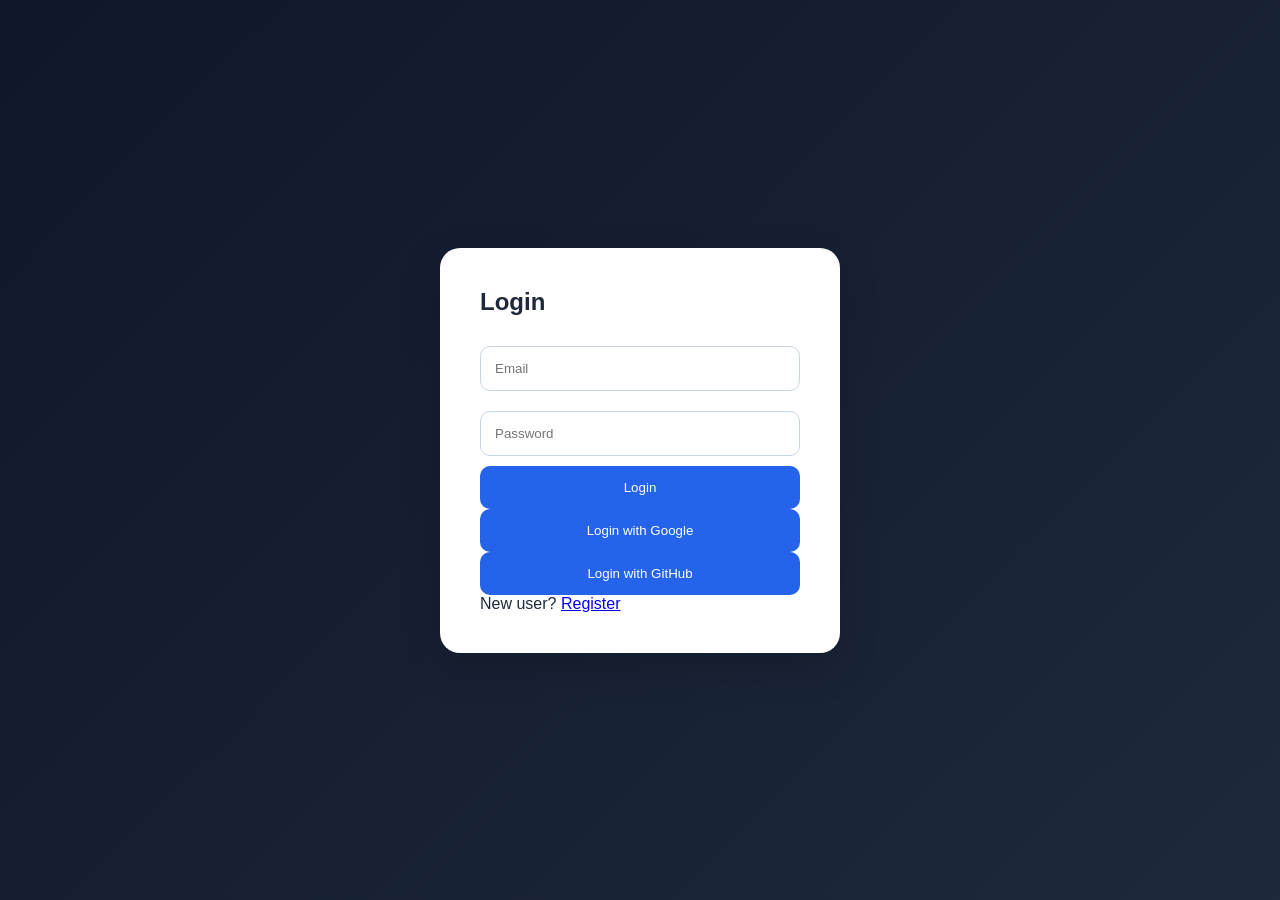
<file: index.html>
<!DOCTYPE html>
<html>
<head>
    <title>Login - InvoiceKit</title>
    <link rel="stylesheet" href="css/style.css">
</head>
<body>
<div class="auth-container">
    <div class="auth-card">
        <h2>Login</h2>

        <input type="email" id="loginEmail" placeholder="Email">
        <input type="password" id="loginPassword" placeholder="Password">

        <!-- <button onclick="login()">Login</button> -->
         <button id="loginBtn" onclick="login()">Login</button>

         <div class="social-login">
    <a href="https://invoicekit-backend.onrender.com/oauth2/authorization/google">
        <button type="button">Login with Google</button>
    </a>

    <a href="https://invoicekit-backend.onrender.com/oauth2/authorization/github">
        <button type="button">Login with GitHub</button>
    </a>
</div>

        <p>
            New user?
            <a href="register.html">Register</a>
        </p>
    </div>

    <script src="js/api.js"></script>
    <script src="js/auth.js"></script>
</div>
</body>
</html>
</file>
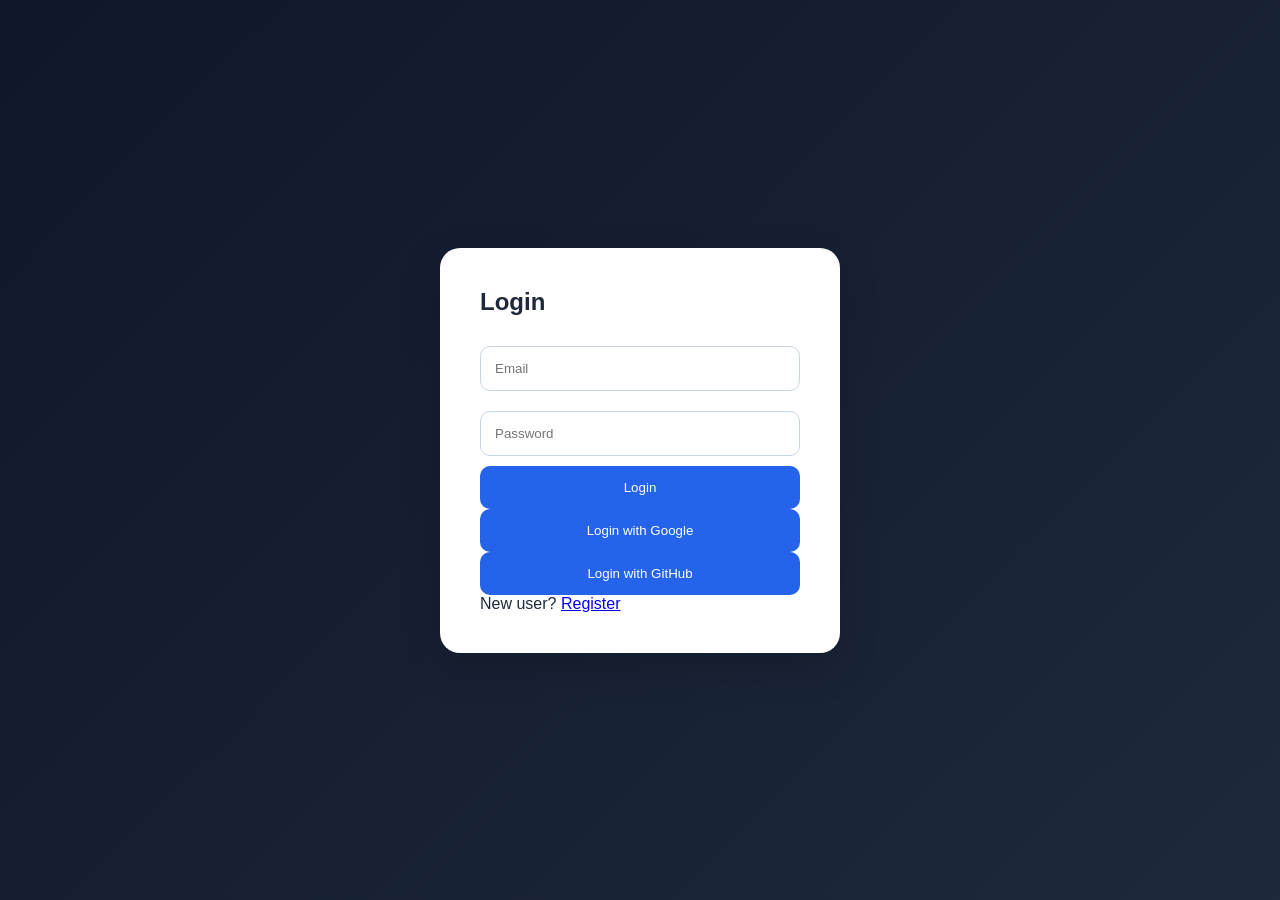
<file: clients.html>
<!DOCTYPE html>
<html>
<head>
    <title>Clients - InvoiceKit</title>
    <link rel="stylesheet" href="css/style.css">
</head>
<body>

<div class="layout">

    <!-- Sidebar -->
    <div class="sidebar">
        <h2>InvoiceKit</h2>

        <a href="profile.html">Profile</a>
        <a href="dashboard.html">Dashboard</a>
        <a href="clients.html">Clients</a>
        <a href="invoices.html">Invoices</a>

        <button onclick="logout()">Logout</button>
    </div>

    <!-- Main Content -->
    <div class="main-content">

        <h1>Client Management</h1>
        <div class="toolbar">
        <!-- Search -->
        <input type="text" id="searchClient" placeholder="Search client">
        <button onclick="searchClients()">Search</button>

        <br><br>

        <!-- Add Client Form -->
        <div class="client-card">

            <input type="text" id="name" placeholder="Client Name">
            <input type="email" id="email" placeholder="Client Email">
            <input type="text" id="phone" placeholder="Phone">
            <input type="text" id="address" placeholder="Address">
            <input type="text" id="gstNumber" placeholder="GST Number">

            <button onclick="addClient()">Add Client</button>

        </div>

        <br>
        </div>

        <!-- Client List -->
        <h2>Client List</h2>
        <div id="clientList"></div>

        <br>

        <!-- Pagination -->
        <div class="pagination">
    <button onclick="prevClientPage()">Previous</button>
    <button onclick="nextClientPage()">Next</button>
</div>

    </div>

</div>

<script src="js/api.js"></script>
<script src="js/client.js"></script>

</body>
</html>
</file>
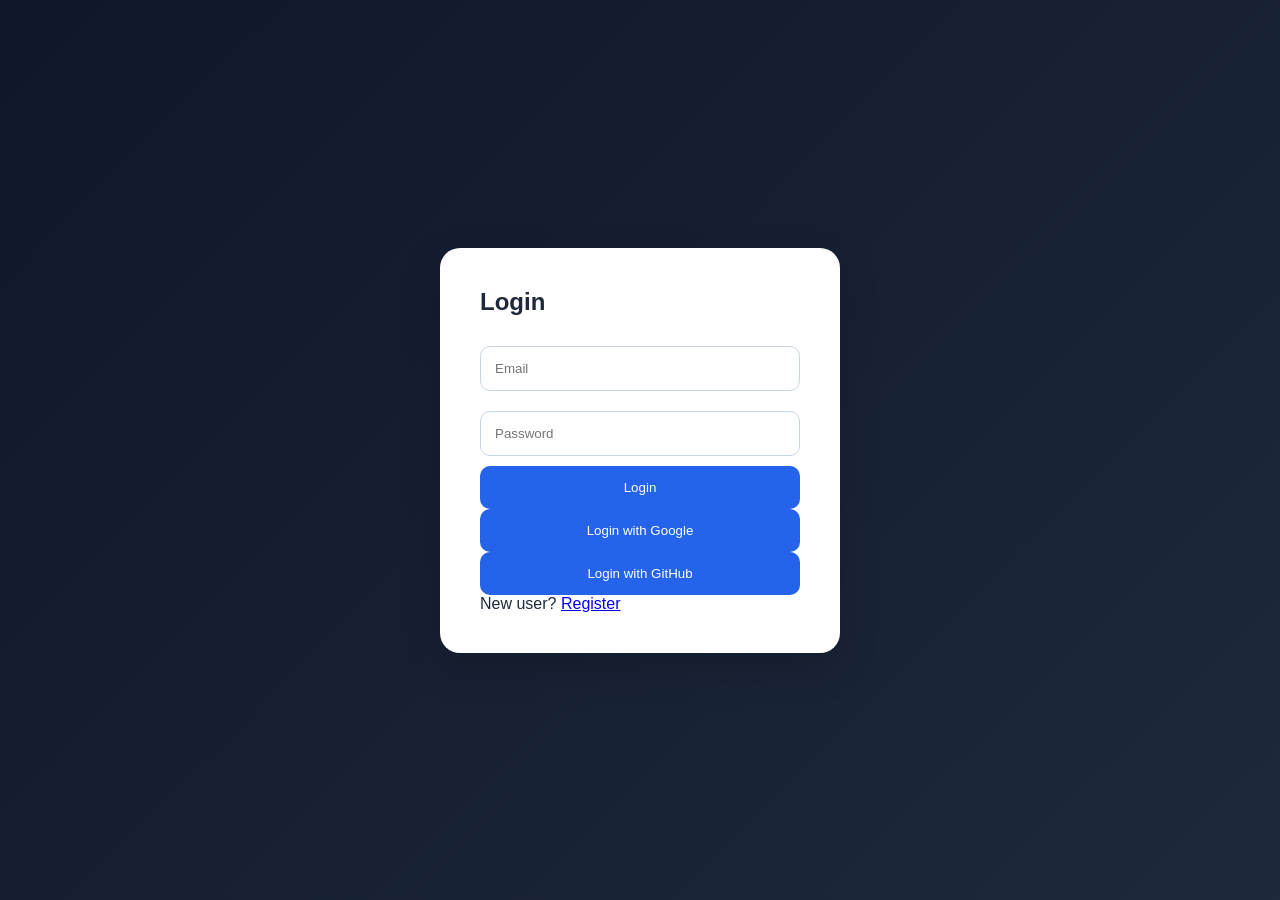
<file: dashboard.html>
<!DOCTYPE html>
<html>
<head>
    <title>Dashboard - InvoiceKit</title>
    <link rel="stylesheet" href="css/style.css">
</head>
<body>

<div class="layout">

    <div class="sidebar">
        <h2>InvoiceKit</h2>
        
        <a href="profile.html">Profile</a>
        <a href="dashboard.html">Dashboard</a>
        <a href="clients.html">Clients</a>
        <a href="invoices.html">Invoices</a>

        <button onclick="logout()">Logout</button>
    </div>

    <div class="main-content">

        <h1>Dashboard</h1>
            <p>Welcome back! Here's your business overview.</p>
<br>

        <div class="stats-grid">

            <div class="stat-card">
                <h3>Total Clients</h3>
                <p id="totalClients">0</p>
            </div>

            <div class="stat-card">
                <h3>Total Invoices</h3>
                <p id="totalInvoices">0</p>
            </div>

            <div class="stat-card">
                <h3>Total Revenue</h3>
                <p id="totalRevenue">₹0</p>
            </div>

            <div class="stat-card">
                <h3>Paid Invoices</h3>
                <p id="paidInvoices">0</p>
            </div>

            <div class="stat-card">
                <h3>Pending Invoices</h3>
                <p id="pendingInvoices">0</p>
            </div>

        </div>

    </div>

</div>

<script src="js/api.js"></script>
<script src="js/dashboard.js"></script>

</body>
</html>
</file>
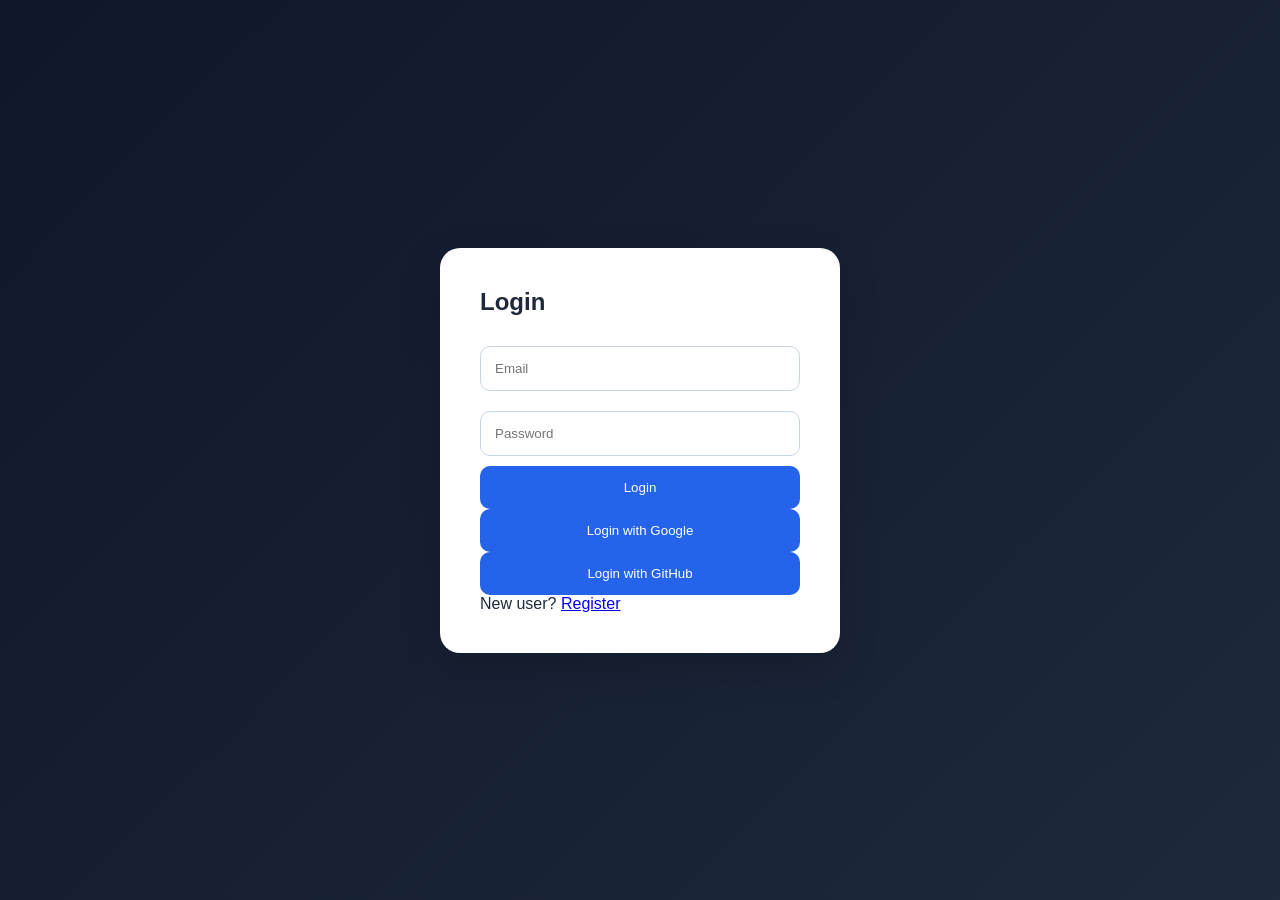
<file: invoices.html>
<!DOCTYPE html>
<html>
<head>
    <title>Invoices - InvoiceKit</title>
    <link rel="stylesheet" href="css/style.css">
</head>
<body>

<div class="layout">

    <!-- Sidebar -->
    <div class="sidebar">
        <h2>InvoiceKit</h2>

        <a href="profile.html">Profile</a>
        <a href="dashboard.html">Dashboard</a>
        <a href="clients.html">Clients</a>
        <a href="invoices.html">Invoices</a>

        <button onclick="logout()">Logout</button>
    </div>

    <!-- Main Content -->
    <div class="main-content">

        <h1>Invoice Management</h1>
        <div class="toolbar">
        <!-- Search + Filters -->
        <input type="text" id="search" placeholder="Search invoices">
        <button onclick="searchInvoices()">Search</button>

        <br><br>

        <select id="statusFilter" onchange="filterByStatus()">
            <option value="">Filter Status</option>
            <option value="PAID">PAID</option>
            <option value="PENDING">PENDING</option>
        </select>

        <select id="amountSort" onchange="sortByAmount()">
            <option value="">Sort Amount</option>
            <option value="asc">Low to High</option>
            <option value="desc">High to Low</option>
        </select>

        <select id="dateSort" onchange="sortByDate()">
            <option value="">Sort Date</option>
            <option value="asc">Oldest First</option>
            <option value="desc">Newest First</option>
        </select>

        <br><br>

        </div>

        <!-- Create Invoice Form -->
        <div class="invoice-card">

            <h2>Create Invoice</h2>

            <select id="clientSelect"></select>

            <label for="issueDate">Issue Date</label>
            <input type="date" id="issueDate" >

            <label for="dueDate">Due Date</label>
            <input type="date" id="dueDate" >
            <input type="number" id="gstPercentage" placeholder="GST Percentage">
            <input type="text" id="notes" placeholder="Notes">

            <h3>Invoice Items</h3>

            <div id="itemsContainer"></div>

            <button onclick="addItemField()">Add Item</button>
            <button onclick="createInvoice()">Create Invoice</button>

        </div>

        <br>

        <!-- Invoice List -->
        <h2>Invoice List</h2>
        <div id="invoiceList"></div>

        <br>

        <!-- Pagination -->
        <button onclick="prevInvoicePage()">Previous</button>
        <button onclick="nextInvoicePage()">Next</button>

    </div>

</div>

<script src="js/api.js"></script>
<script src="js/invoice.js"></script>

</body>
</html>
</file>
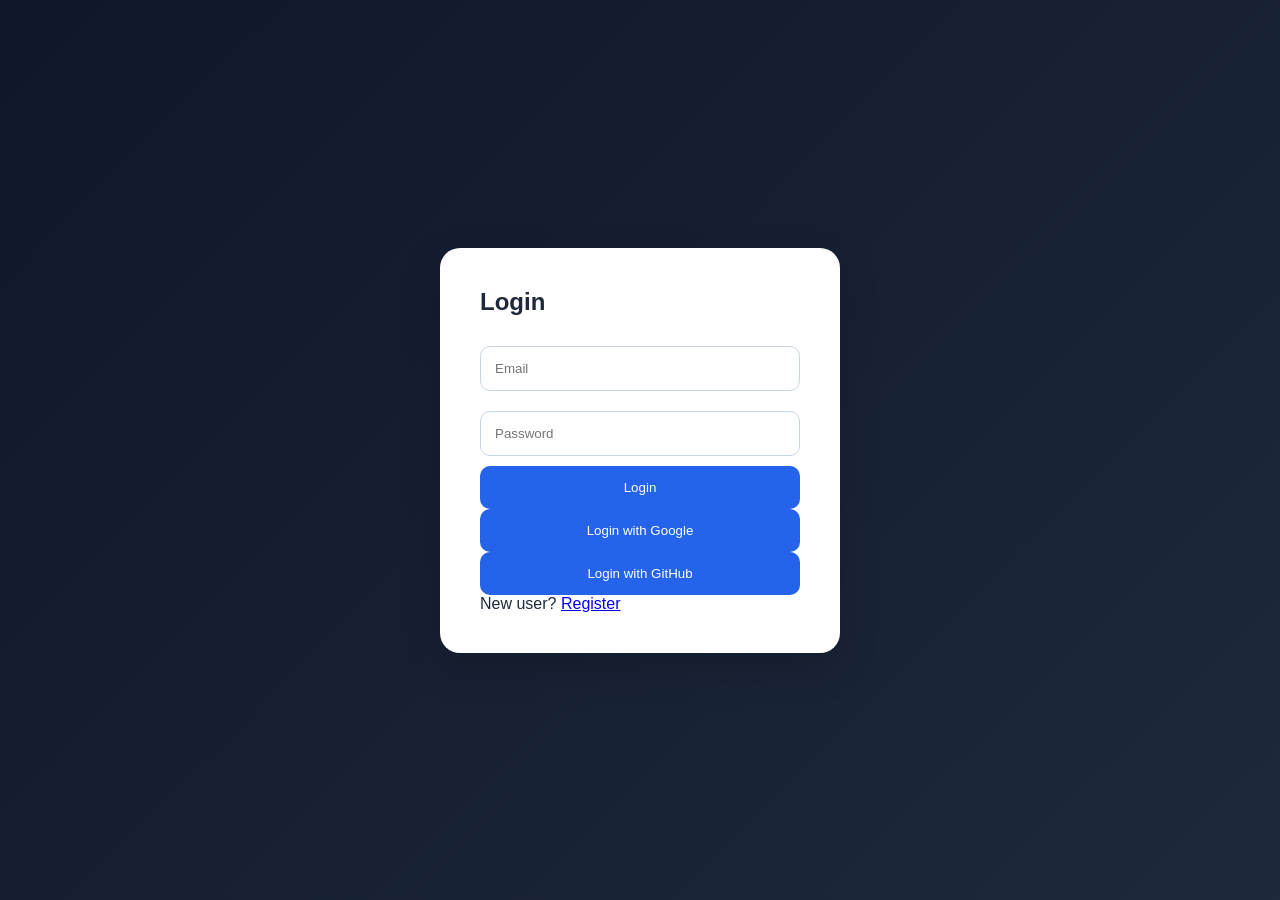
<file: profile.html>
<!DOCTYPE html>
<html>
<head>
    <title>Profile - InvoiceKit</title>
    <link rel="stylesheet" href="css/style.css">
</head>
<body>

<div class="layout">

    <div class="sidebar">
        <h2>InvoiceKit</h2>

        <a href="dashboard.html">Dashboard</a>
        <a href="clients.html">Clients</a>
        <a href="invoices.html">Invoices</a>
        <a href="profile.html">Profile</a>

        <button onclick="logout()">Logout</button>
    </div>

    <div class="main-content">

        <h1>Update Bank Details</h1>

        <div class="form-card">

            <input type="text" id="bankName" placeholder="Bank Name">

            <input type="text" id="accountNumber" placeholder="Account Number">

            <input type="text" id="ifscCode" placeholder="IFSC Code">

            <input type="text" id="accountHolderName" placeholder="Account Holder Name">

            <input type="text" id="upiId" placeholder="UPI ID">

            <button onclick="updateProfile()">
                Update Profile
            </button>

        </div>

    </div>

</div>

<script src="js/api.js"></script>
<script src="js/profile.js"></script>

</body>
</html>
</file>
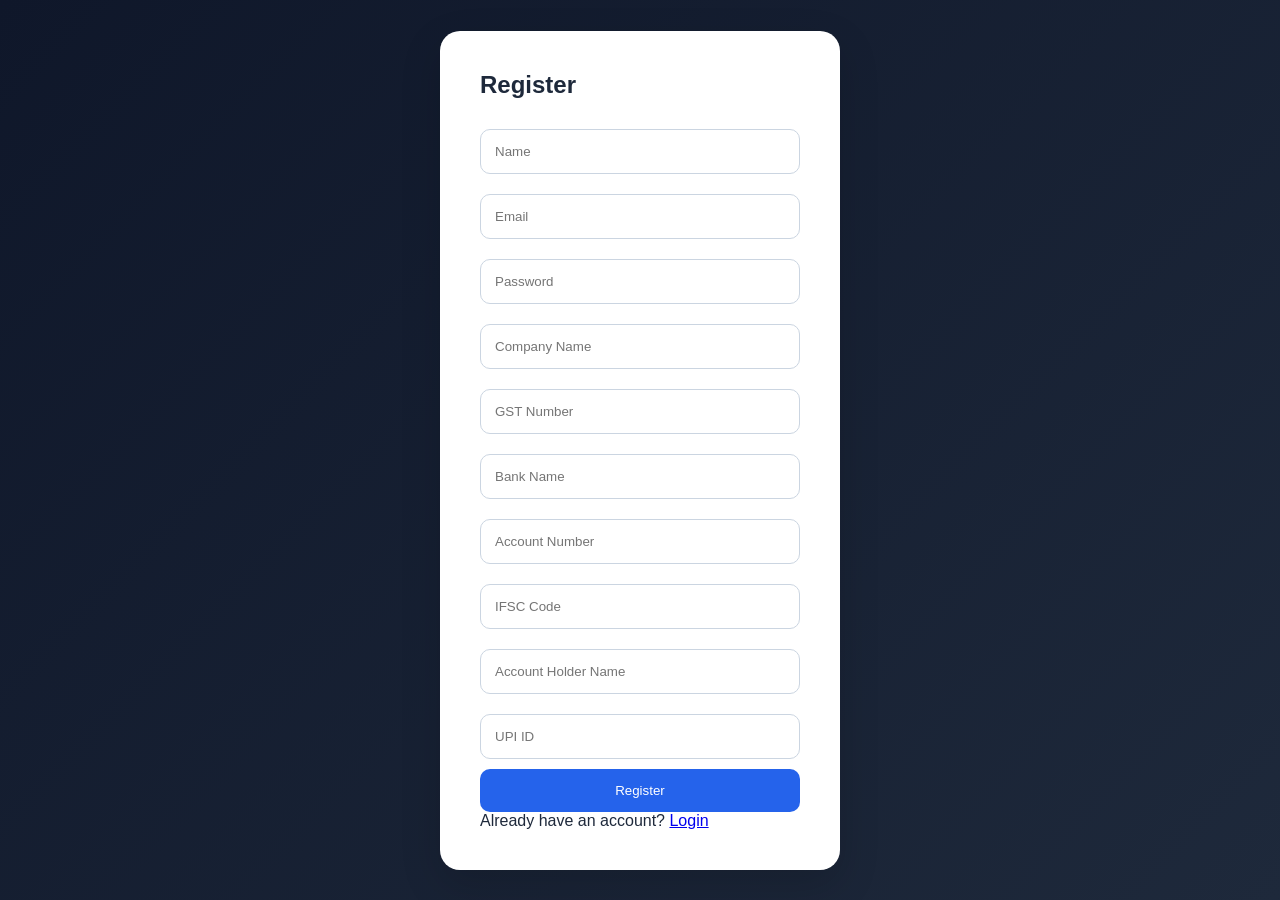
<file: register.html>
<!DOCTYPE html>
<html>
<head>
    <title>Register - InvoiceKit</title>
    <link rel="stylesheet" href="css/style.css">
</head>
<body>
<div class="auth-container">
    <div class="auth-card">
        <h2>Register</h2>

        <input type="text" id="name" placeholder="Name">
        <input type="email" id="email" placeholder="Email">
        <input type="password" id="password" placeholder="Password">
        <input type="text" id="companyName" placeholder="Company Name">
        <input type="text" id="gstNumber" placeholder="GST Number">

        <input type="text" id="bankName" placeholder="Bank Name">
        <input type="text" id="accountNumber" placeholder="Account Number">
        <input type="text" id="ifscCode" placeholder="IFSC Code">
        <input type="text" id="accountHolderName" placeholder="Account Holder Name">
        <input type="text" id="upiId" placeholder="UPI ID">

        <button onclick="register()">Register</button>

        <p>
            Already have an account?
            <a href="index.html">Login</a>
        </p>
        </div>
    
    <script src="js/api.js"></script>
    <script src="js/auth.js"></script>
    </div>
</body>
</html>
</file>
<file: css/style.css>
* {
    margin: 0;
    padding: 0;
    box-sizing: border-box;
}

body {
    font-family: Inter, sans-serif;
    background: #f8fafc;
    color: #1e293b;
}

/* Auth pages */

.auth-container {
    min-height: 100vh;
    display: flex;
    justify-content: center;
    align-items: center;
    background: linear-gradient(
        135deg,
        #0f172a,
        #1e293b
    );
}

.auth-card {
    width: 400px;
    background: white;
    padding: 40px;
    border-radius: 20px;
    box-shadow: 0 15px 40px rgba(0,0,0,0.15);
}

.auth-card h2 {
    margin-bottom: 20px;
}

input, select {
    width: 100%;
    padding: 14px;
    margin: 10px 0;
    border: 1px solid #cbd5e1;
    border-radius: 10px;
    outline: none;
}

button {
    width: 100%;
    padding: 14px;
    background: #2563eb;
    color: white;
    border: none;
    border-radius: 10px;
    cursor: pointer;
    transition: 0.2s;
}

button:hover {
    background: #1d4ed8;
}

/* Dashboard layout */

.layout {
    display: flex;
}

.sidebar {
    width: 250px;
    min-height: 100vh;
    background: #0f172a;
    padding: 30px;
    color: white;
}

.sidebar h2 {
    margin-bottom: 30px;
}

.sidebar a {
    display: block;
    color: white;
    text-decoration: none;
    margin: 15px 0;
}

.main-content {
    flex: 1;
    padding: 30px;
}

/* Dashboard cards */

.stats-grid {
    display: grid;
    grid-template-columns: repeat(3, 1fr);
    gap: 20px;
}

.stat-card {
    background: white;
    padding: 25px;
    border-radius: 16px;
    box-shadow: 0 8px 20px rgba(0,0,0,0.06);
}

.stat-card h3 {
    margin-bottom: 10px;
    color: #64748b;
}

.stat-card p {
    font-size: 28px;
    font-weight: bold;
}

/* Cards */

.client-card,
.invoice-card {
    background: white;
    padding: 20px;
    border-radius: 16px;
    margin: 15px 0;
    box-shadow: 0 8px 20px rgba(0,0,0,0.05);
}

/* Client list cards */

.client-card {
    background: white;
    padding: 20px;
    border-radius: 16px;
    margin: 20px 0;
    box-shadow: 0 8px 20px rgba(0,0,0,0.05);
}

.client-card h4 {
    margin-bottom: 8px;
    font-size: 18px;
}

.client-card p {
    margin: 4px 0;
    color: #475569;
}

/* Small buttons */

.small-btn {
    width: auto;
    padding: 10px 18px;
    margin-top: 12px;
}

/* Pagination container */

.pagination {
    display: flex;
    gap: 15px;
    margin-top: 20px;
}

.pagination button {
    width: auto;
    padding: 12px 20px;
}

/* Status badges */

.status-paid {
    color: green;
    font-weight: bold;
}

.status-pending {
    color: orange;
    font-weight: bold;
}

.status-overdue {
    color: red;
    font-weight: bold;
}

/* Status badges */

.status-badge {
    display: inline-block;
    padding: 8px 14px;
    border-radius: 20px;
    font-size: 12px;
    font-weight: bold;
    margin-top: 10px;
}

.status-paid {
    background: #dcfce7;
    color: #15803d;
}

.status-pending {
    background: #fef3c7;
    color: #b45309;
}

.status-overdue {
    background: #fee2e2;
    color: #dc2626;
}

.invoice-card {
    transition: 0.2s;
}

.invoice-card:hover,
.client-card:hover {
    transform: translateY(-4px);
    box-shadow: 0 15px 30px rgba(0,0,0,0.08);
}

.toolbar {
    display: flex;
    gap: 15px;
    flex-wrap: wrap;
    margin-bottom: 20px;
}

.toolbar input,
.toolbar select {
    flex: 1;
    min-width: 180px;
}

.pagination {
    justify-content: center;
}

.pagination button {
    border-radius: 8px;
    min-width: 120px;
}

@media (max-width: 768px) {

    .layout {
        flex-direction: column;
    }

    .sidebar {
        width: 100%;
        min-height: auto;
    }

    .stats-grid {
        grid-template-columns: 1fr;
    }

    .toolbar {
        flex-direction: column;
    }

    .pagination {
        flex-direction: column;
    }
}
</file>
